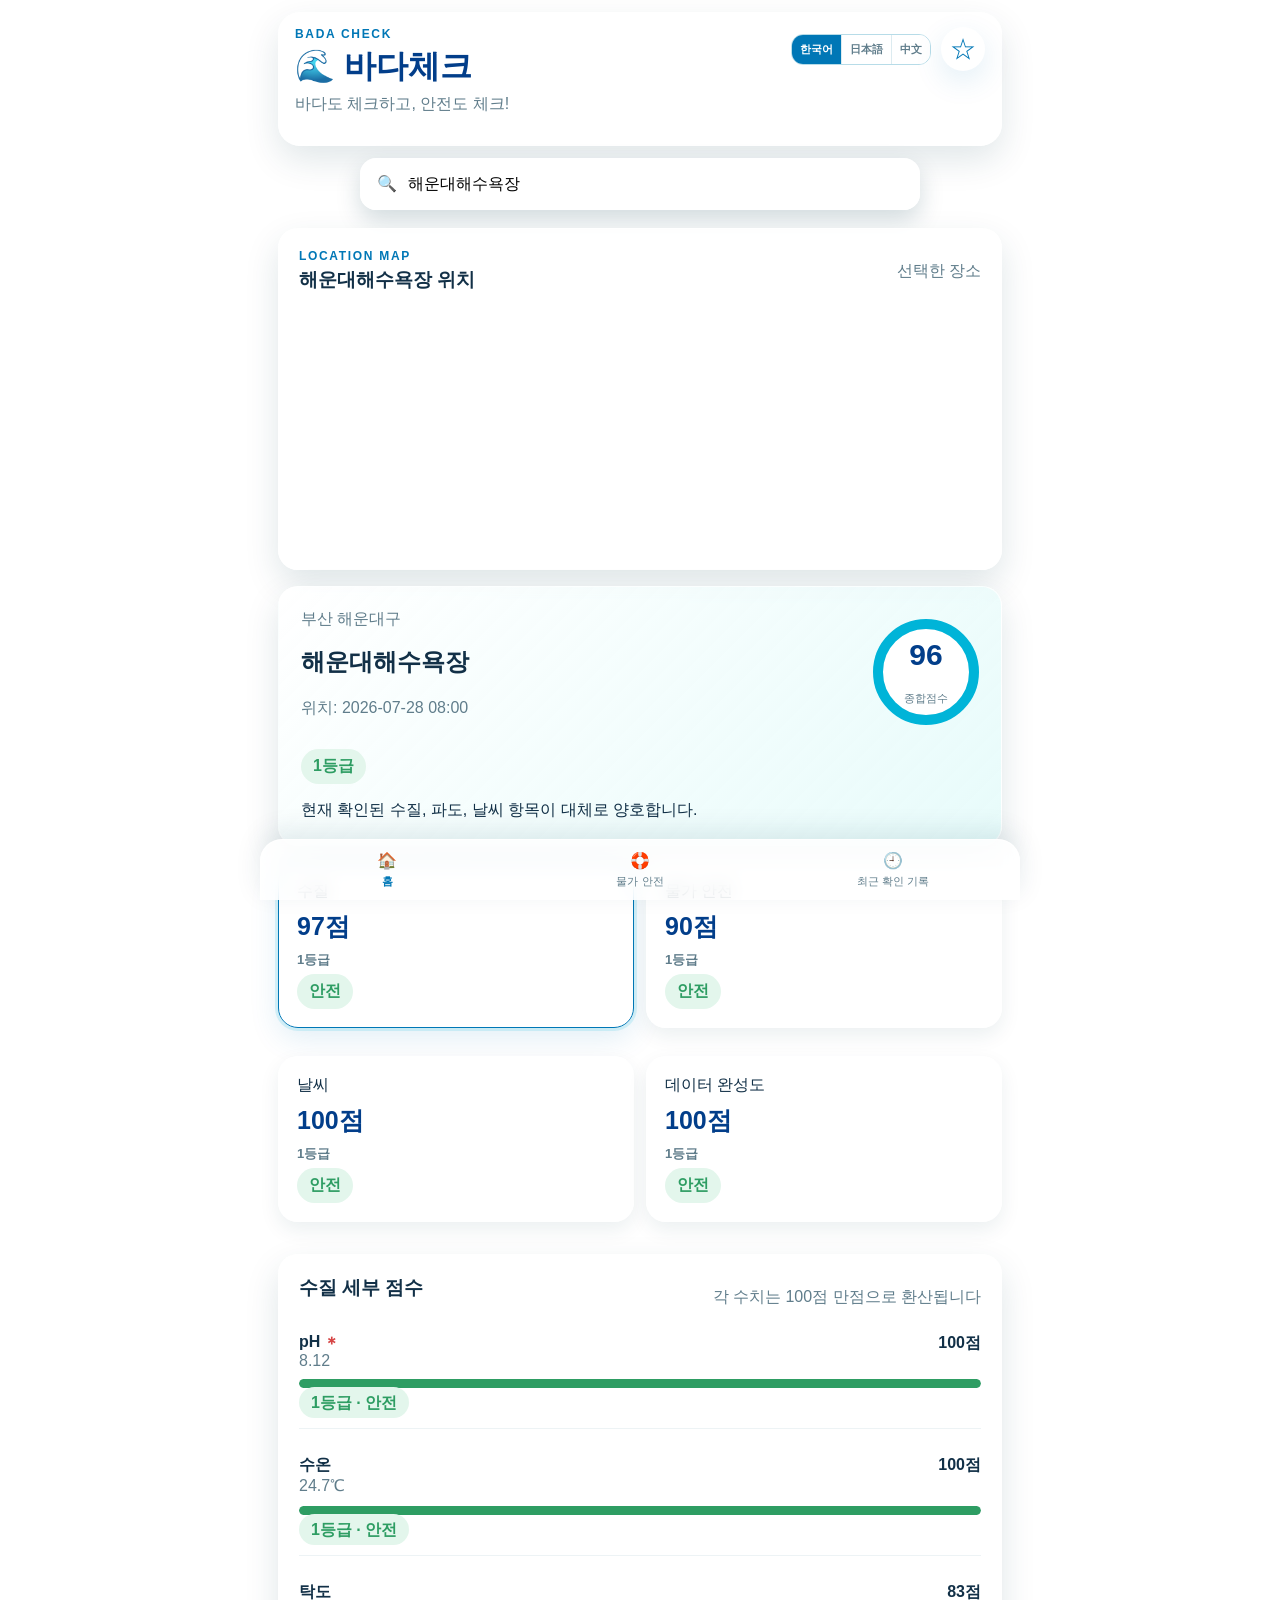
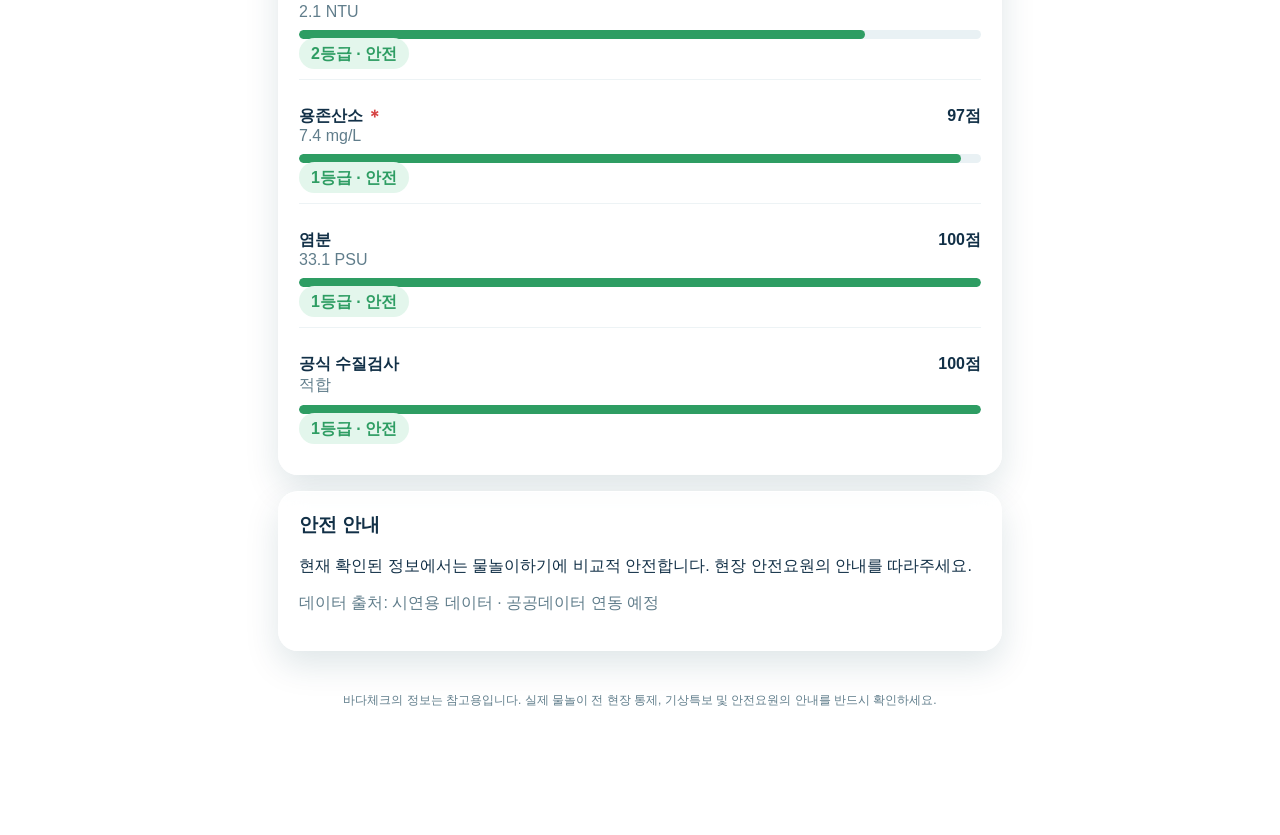
<file: index.html>
<!DOCTYPE html>
<html lang="ko">
<head>
  <meta charset="UTF-8" />
  <meta name="viewport" content="width=device-width, initial-scale=1.0" />
  <meta name="theme-color" content="#0077b6" />
  <title>바다체크 | 바다도 체크하고, 안전도 체크!</title>
  <link rel="stylesheet" href="css/style.css?v=20260729-15" />
</head>
<body>
  <div class="app-shell">
    <header class="app-header">
      <div>
        <p class="eyebrow">BADA CHECK</p>
        <h1 data-i18n="appName">🌊 바다체크</h1>
        <p class="tagline" data-i18n="tagline">바다도 체크하고, 안전도 체크!</p>
      </div>
      <div class="header-actions"><div class="language-switcher" role="group" aria-label="언어 선택"><button class="language-button active" data-language="ko">한국어</button><button class="language-button" data-language="ja">日本語</button><button class="language-button" data-language="zh">中文</button></div><button id="favoriteBtn" class="icon-button" aria-label="즐겨찾기">☆</button></div>
    </header>

    <main>
      <section id="homeView" class="view active">
        <div class="notice" data-i18n="notice">현재 화면에는 시연용 데이터가 포함되어 있습니다.</div>

        <section class="search-section card">
          <label for="beachSearch" data-i18n="searchLabel">가고 싶은 물놀이 장소를 검색하세요.</label>
          <div class="search-row">
            <input id="beachSearch" type="search" placeholder="예: 해운대해수욕장, 대천천 애기소" autocomplete="off" />
            <button id="locationBtn" class="secondary-button" data-i18n="nearby">내 주변</button>
          </div>
          <div id="autocomplete" class="autocomplete hidden"></div>
        </section>

        <section class="map-card card" aria-label="선택한 장소의 지도 위치">
          <div class="section-title-row">
            <div>
              <p class="eyebrow">LOCATION MAP</p>
              <h3 id="mapLocationName">해운대해수욕장 위치</h3>
            </div>
            <span class="muted" data-i18n="selectedPlace">선택한 장소</span>
          </div>
          <iframe id="locationMap" title="선택한 장소 지도" loading="lazy"></iframe>
        </section>

        <section class="hero-card">
          <div>
            <p id="beachLocation" class="muted"></p>
            <h2 id="beachName"></h2>
            <p id="updatedAt" class="muted"></p>
          </div>
          <div class="score-ring" id="overallScoreRing">
            <strong id="overallScore">-</strong>
            <span data-i18n="overallScore">종합점수</span>
          </div>
          <div id="overallGrade" class="grade-pill">-</div>
          <p id="overallReason" class="reason"></p>
        </section>

        <section class="category-grid" id="categoryGrid"></section>

        <section class="card">
          <div class="section-title-row">
            <h3 id="metricTitle">수질 세부 점수</h3>
            <span id="metricHint" class="muted">카드를 눌러 세부 수치를 확인하세요</span>
          </div>
          <div id="metricGrid" class="metric-grid"></div>
        </section>

        <section class="card">
          <h3 data-i18n="safetyGuide">안전 안내</h3>
          <p id="actionGuide"></p>
          <p class="source" id="dataSource"></p>
        </section>

      <section id="historyView" class="view">
        <h2 data-i18n="history">최근 확인 기록</h2>
        <div id="historyList" class="history-list"></div>
      </section>
    </main>

    <nav class="bottom-nav">
      <button class="nav-button active" data-target="homeView">🏠<span data-i18n="home">홈</span></button>
      <button class="nav-button" data-target="homeView">🛟<span data-i18n="waterSafety">바다 안전</span></button>
      <button class="nav-button" data-target="historyView">🕘<span data-i18n="history">기록</span></button>
    </nav>

    <footer>
      <span data-i18n="footer">바다체크의 정보는 참고용입니다. 실제 물놀이 전 현장 통제, 기상특보 및 안전요원의 안내를 반드시 확인하세요.</span>
    </footer>
  </div>

  <script src="js/data.js?v=20260729-13"></script>
  <script src="js/scoring.js?v=20260729-13"></script>
  <script src="js/app.js?v=20260729-15"></script>
</body>
</html>
</file>
<file: css/style.css>
:root {
  --blue: #0077b6;
  --deep-blue: #023e8a;
  --cyan: #00b4d8;
  --mint: #48cae4;
  --bg: #eefaff;
  --text: #123047;
  --muted: #607d8b;
  --card: #ffffff;
  --safe: #2e9d63;
  --caution: #e0a800;
  --danger: #f07b22;
  --critical: #d64545;
  --shadow: 0 10px 30px rgba(0, 119, 182, 0.12);
}
* { box-sizing: border-box; }
body { margin: 0; background: linear-gradient(180deg, #dff7ff 0%, var(--bg) 260px); color: var(--text); font-family: Arial, "Noto Sans KR", sans-serif; }
button, input { font: inherit; }
button { cursor: pointer; }
.app-shell { width: min(100%, 760px); min-height: 100vh; margin: 0 auto; padding: 20px 18px 110px; }
.app-header { display: flex; justify-content: space-between; align-items: flex-start; margin-bottom: 18px; }
h1, h2, h3, p { margin-top: 0; }
h1 { margin-bottom: 5px; color: var(--deep-blue); }
.eyebrow { margin-bottom: 4px; color: var(--blue); font-size: 12px; font-weight: 800; letter-spacing: 0.14em; }
.tagline, .muted, .source { color: var(--muted); }
.icon-button { width: 44px; height: 44px; border: 0; border-radius: 50%; background: white; color: var(--blue); font-size: 26px; box-shadow: var(--shadow); }
.notice { margin-bottom: 14px; padding: 10px 14px; border: 1px solid #9ddded; border-radius: 12px; background: #f3fdff; color: #166078; font-size: 14px; }
.card, .hero-card, .status-card { background: var(--card); border-radius: 20px; box-shadow: var(--shadow); }
.card { padding: 20px; margin-bottom: 16px; }
.map-card { overflow: hidden; }
.map-card h3 { margin-bottom: 0; }
#locationMap { display: block; width: calc(100% + 40px); height: 260px; margin: 16px -20px -20px; border: 0; }
.search-section label { display: block; margin-bottom: 10px; font-weight: 800; }
.search-row { display: flex; gap: 8px; }
.search-row input { min-width: 0; flex: 1; padding: 14px; border: 1px solid #b7dce8; border-radius: 14px; outline: none; }
.search-row input:focus { border-color: var(--cyan); box-shadow: 0 0 0 3px rgba(0, 180, 216, .12); }
.primary-button, .secondary-button, .enter-button, .exit-button { border: 0; border-radius: 14px; padding: 13px 16px; font-weight: 800; }
.primary-button, .enter-button { background: var(--blue); color: white; }
.secondary-button { background: #e1f5fb; color: var(--deep-blue); }
.exit-button { background: #ff6b6b; color: white; }
.full-width { width: 100%; }
.autocomplete { position: absolute; z-index: 20; width: calc(100% - 40px); margin-top: 8px; overflow: hidden; border-radius: 14px; background: white; box-shadow: var(--shadow); }
.autocomplete button { display: block; width: 100%; padding: 13px 15px; border: 0; border-bottom: 1px solid #edf4f6; background: white; text-align: left; }
.hidden { display: none; }
.hero-card { display: grid; grid-template-columns: 1fr auto; gap: 14px; align-items: center; padding: 22px; margin-bottom: 16px; background: linear-gradient(135deg, #fff, #e3f9ff); }
.score-ring { display: grid; place-items: center; width: 106px; height: 106px; border: 10px solid var(--cyan); border-radius: 50%; background: white; }
.score-ring strong { font-size: 30px; color: var(--deep-blue); }
.score-ring span { font-size: 11px; color: var(--muted); }
.grade-pill { width: fit-content; padding: 7px 12px; border-radius: 999px; font-weight: 800; }
.reason { grid-column: 1 / -1; margin: 0; line-height: 1.55; }
.category-grid, .status-grid { display: grid; grid-template-columns: repeat(2, 1fr); gap: 12px; margin-bottom: 16px; }
.category-card, .status-card { padding: 18px; }
.category-card { width: 100%; border: 2px solid transparent; color: var(--text); text-align: left; }
.category-card.active { border-color: var(--blue); box-shadow: 0 0 0 3px rgba(0, 180, 216, .14), var(--shadow); }
.category-card .grade-level { display: block; margin-top: 8px; color: var(--muted); font-size: 13px; font-weight: 800; }
.category-card .grade-status { display: inline-block; margin-top: 5px; }
.category-card strong, .status-card strong { display: block; margin-top: 8px; color: var(--deep-blue); font-size: 25px; }
.section-title-row { display: flex; justify-content: space-between; align-items: center; gap: 12px; }
.metric-grid { display: grid; gap: 12px; }
.metric-card { padding: 14px 0; border-bottom: 1px solid #edf3f5; }
.metric-card:last-child { border-bottom: 0; }
.metric-top { display: flex; justify-content: space-between; gap: 10px; }
.metric-value { font-weight: 800; }
.term-help { margin-left: 3px; padding: 0; border: 0; background: transparent; color: #d64545; font-size: 17px; font-weight: 900; line-height: 1; vertical-align: middle; }
.term-definition { margin: 10px 0 0; padding: 10px 12px; border-left: 4px solid #d64545; border-radius: 8px; background: #fff1f1; color: #7d3030; font-size: 13px; line-height: 1.55; }
.progress { height: 9px; margin: 9px 0 5px; overflow: hidden; border-radius: 999px; background: #e9f1f4; }
.progress span { display: block; height: 100%; border-radius: inherit; }
.quick-shower { display: flex; justify-content: space-between; align-items: center; gap: 15px; }
.live-badge { color: var(--safe); font-weight: 800; font-size: 13px; }
.waiting-card { text-align: center; }
#estimatedTime { display: block; margin: 8px 0 14px; color: var(--deep-blue); font-size: 38px; }
.button-group { display: grid; grid-template-columns: 1fr 1fr; gap: 12px; margin-bottom: 12px; }
.button-group button { min-height: 62px; font-size: 20px; }
.message { min-height: 24px; text-align: center; color: var(--blue); font-weight: 800; }
.history-item { display: flex; justify-content: space-between; align-items: center; padding: 16px; margin-bottom: 10px; border-radius: 15px; background: white; box-shadow: var(--shadow); }
.bottom-nav { position: fixed; z-index: 50; left: 50%; bottom: 0; display: grid; grid-template-columns: repeat(3, 1fr); width: min(100%, 760px); transform: translateX(-50%); border-top: 1px solid #dcebf0; background: rgba(255,255,255,.96); backdrop-filter: blur(10px); }
.nav-button { padding: 11px 4px; border: 0; background: transparent; color: var(--muted); }
.nav-button span { display: block; margin-top: 4px; font-size: 11px; }
.nav-button.active { color: var(--blue); font-weight: 800; }
.view { display: none; }
.view.active { display: block; }
footer { margin-top: 24px; padding: 16px; color: var(--muted); font-size: 12px; line-height: 1.5; text-align: center; }
.safe { background: #e3f6ec; color: var(--safe); }
.caution { background: #fff5cc; color: #9a7300; }
.danger { background: #fff0e4; color: var(--danger); }
.critical { background: #ffe8e8; color: var(--critical); }
@media (max-width: 560px) {
  .app-shell { padding-inline: 14px; }
  .hero-card { grid-template-columns: 1fr; }
  .score-ring { width: 92px; height: 92px; }
  .category-grid, .status-grid { grid-template-columns: 1fr 1fr; }
  #locationMap { height: 220px; }
  .quick-shower { align-items: stretch; flex-direction: column; }
}


.header-actions { display: flex; align-items: center; gap: 10px; }
.language-switcher { display: flex; overflow: hidden; border: 1px solid #b7dce8; border-radius: 12px; background: white; }
.language-button { padding: 7px 8px; border: 0; border-right: 1px solid #dcebf0; background: white; color: var(--muted); font-size: 11px; font-weight: 800; }
.language-button:last-child { border-right: 0; }
.language-button.active { background: var(--blue); color: white; }
@media (max-width: 420px) { .app-header { gap: 8px; } .header-actions { gap: 6px; } .language-button { padding: 6px 5px; font-size: 10px; } }


/* 선택한 장소에 맞춰 달라지는 배경 */
body { background-attachment: fixed; background-size: cover; background-position: center; transition: background .35s ease; }
body[data-water-place="gwangalli"], body[data-water-place="haeundae"], body[data-water-place="songjeong"], body[data-water-place="songdo"], body[data-water-place="dadaepo"] { background-image: linear-gradient(rgba(232,250,255,.82),rgba(238,250,255,.9)), url("https://giftedu42-commits.github.io/ocean-/assets/gwangalli-night.png"); }
body[data-water-place="jangsan-valley"], body[data-water-place="unsusa-valley"], body[data-water-place="daecheon-aegiso"] { background-image: linear-gradient(rgba(235,251,244,.84),rgba(243,253,249,.92)), url("https://images.unsplash.com/photo-1439853949127-fa647821eba0?auto=format&fit=crop&w=1600&q=80"); }
body[data-water-place="nakdong-hwamyeong"], body[data-water-place="nakdong-samnak"], body[data-water-place="suyeong-river"], body[data-water-place="oncheoncheon"], body[data-water-place="seokdaecheon"], body[data-water-place="daecheon-stream"], body[data-water-place="jwagwangcheon"], body[data-water-place="samnakcheon"], body[data-water-place="chuncheon"], body[data-water-place="dongcheon"], body[data-water-place="hoedong-reservoir"] { background-image: linear-gradient(rgba(235,248,250,.84),rgba(242,252,249,.92)), url("https://images.unsplash.com/photo-1432405972618-c60b0225b8f9?auto=format&fit=crop&w=1600&q=80"); }


/* 자연 배경과 어울리는 통일 카드 테마 */
body { min-height:100vh; }
body::before { content:""; position:fixed; inset:0; z-index:-1; background:linear-gradient(180deg,rgba(8,46,68,.12),rgba(235,250,251,.46) 42%,rgba(235,250,251,.88)); pointer-events:none; }
.app-shell { position:relative; }
.app-header { padding:14px 16px; border:1px solid rgba(255,255,255,.62); border-radius:22px; background:rgba(255,255,255,.58); backdrop-filter:blur(15px); box-shadow:0 14px 35px rgba(3,56,76,.12); }
.app-header h1 { text-shadow:0 1px 0 rgba(255,255,255,.7); }
.card,.hero-card,.status-card,.history-item { border:1px solid rgba(255,255,255,.74); background:rgba(255,255,255,.78); backdrop-filter:blur(14px); box-shadow:0 14px 34px rgba(4,60,81,.13); }
.hero-card { background:linear-gradient(135deg,rgba(255,255,255,.88),rgba(222,250,249,.70)); }
.search-section,.map-card { border-color:rgba(255,255,255,.75); }
.search-row input,.autocomplete { background:rgba(255,255,255,.90); backdrop-filter:blur(12px); }
.category-card { background:rgba(255,255,255,.76); box-shadow:0 8px 20px rgba(4,60,81,.08); }
.category-card:hover { transform:translateY(-2px); }
.bottom-nav { border:1px solid rgba(255,255,255,.72); border-bottom:0; border-radius:22px 22px 0 0; background:rgba(255,255,255,.82); box-shadow:0 -8px 26px rgba(4,60,81,.10); }
body[data-water-place="jangsan-valley"] .hero-card,body[data-water-place="unsusa-valley"] .hero-card,body[data-water-place="daecheon-aegiso"] .hero-card { background:linear-gradient(135deg,rgba(250,255,251,.90),rgba(215,246,229,.72)); }
body[data-water-place="nakdong-hwamyeong"] .hero-card,body[data-water-place="nakdong-samnak"] .hero-card,body[data-water-place="suyeong-river"] .hero-card,body[data-water-place="oncheoncheon"] .hero-card { background:linear-gradient(135deg,rgba(249,255,255,.90),rgba(214,241,241,.74)); }
@media (max-width:560px){.app-header{padding:12px;border-radius:18px}.card{padding:16px}.hero-card{padding:18px}.language-button{padding:6px 7px;font-size:10px}}


/* 장소별 실제 풍경 사진: 하늘색 배경 효과 제거 */
body::before { display:none; }
body { background-color:#f7fbfa; }
body[data-water-place="gwangalli"] { background-image:url("https://giftedu42-commits.github.io/ocean-/assets/gwangalli-night.png"); }
body[data-water-place="haeundae"] { background-image:url("https://giftedu42-commits.github.io/ocean-/assets/haeundae-beach.png"); }
body[data-water-place="songjeong"] { background-image:url("https://giftedu42-commits.github.io/ocean-/assets/songjeong-beach.png"); }
body[data-water-place="dadaepo"] { background-image:url("https://giftedu42-commits.github.io/ocean-/assets/dadaepo-sunset.png"); }
body[data-water-place="songdo"] { background-image:url("https://giftedu42-commits.github.io/ocean-/assets/songdo-cablecar.png"); }
body[data-water-place="gwangalli"],body[data-water-place="haeundae"],body[data-water-place="songjeong"],body[data-water-place="dadaepo"],body[data-water-place="songdo"] { background-color:#f7fbfa; background-position:center; background-size:cover; }


/* 통합 페이지: 동료 앱 배경을 그대로 보이게 하고 검색을 히어로형으로 배치 */
html,body { background:transparent !important; }
body { background-image:none !important; }
.app-shell { padding-top:12px; }
.notice { display:none; }
.search-section.card { margin:0 auto 18px; max-width:560px; padding:10px 0 16px; border:0; background:transparent; box-shadow:none; text-align:center; backdrop-filter:none; }
.search-section label { color:#073d4d; font-size:17px; text-shadow:0 1px 8px rgba(255,255,255,.9); }
.search-row { justify-content:center; }
.search-row input { min-height:54px; border:0; border-radius:18px; box-shadow:0 12px 28px rgba(2,48,62,.18); }
.secondary-button { border-radius:18px; box-shadow:0 10px 22px rgba(2,48,62,.14); }
.autocomplete { max-width:560px; left:50%; transform:translateX(-50%); width:calc(100% - 28px); text-align:left; }
.app-header { margin-bottom:12px; }


/* 검색창: 카드/내 주변 버튼 제거, 한 줄 검색 디자인 */
.search-section.card { background:transparent !important; border:0 !important; box-shadow:none !important; margin:0 auto 18px !important; max-width:560px; padding:0 !important; }
.search-section > label { display:none !important; }
.search-row { position:relative; display:block !important; }
.search-row::before { color:#0077b6; content:"⌕"; font-size:25px; font-weight:400; left:17px; line-height:1; position:absolute; top:14px; z-index:2; }
.search-row input { background:rgba(255,255,255,.96) !important; border:0 !important; border-radius:16px !important; box-shadow:0 10px 24px rgba(3,53,72,.18) !important; min-height:52px; padding:14px 18px 14px 48px !important; width:100%; }
#locationBtn { display:none !important; }


/* 실제 돋보기 아이콘과 장소별 배경 전환 */
.search-row::before { content:"🔍" !important; font-size:16px !important; top:18px !important; }
body[data-water-place="gwangalli"] { background-image:url("https://giftedu42-commits.github.io/ocean-/assets/gwangalli-night.png") !important; }
body[data-water-place="haeundae"] { background-image:url("https://giftedu42-commits.github.io/ocean-/assets/haeundae-beach.png") !important; }
body[data-water-place="songjeong"] { background-image:url("https://giftedu42-commits.github.io/ocean-/assets/songjeong-beach.png") !important; }
body[data-water-place="dadaepo"] { background-image:url("https://giftedu42-commits.github.io/ocean-/assets/dadaepo-sunset.png") !important; }
body[data-water-place="songdo"] { background-image:url("https://giftedu42-commits.github.io/ocean-/assets/songdo-cablecar.png") !important; }
body[data-water-place="jangsan-valley"],body[data-water-place="unsusa-valley"],body[data-water-place="daecheon-aegiso"] { background-image:url("https://images.unsplash.com/photo-1439853949127-fa647821eba0?auto=format&fit=crop&w=1600&q=80") !important; }
body[data-water-place="nakdong-hwamyeong"],body[data-water-place="nakdong-samnak"],body[data-water-place="suyeong-river"],body[data-water-place="oncheoncheon"],body[data-water-place="seokdaecheon"],body[data-water-place="daecheon-stream"],body[data-water-place="jwagwangcheon"],body[data-water-place="samnakcheon"],body[data-water-place="chuncheon"],body[data-water-place="dongcheon"],body[data-water-place="hoedong-reservoir"] { background-image:url("https://images.unsplash.com/photo-1432405972618-c60b0225b8f9?auto=format&fit=crop&w=1600&q=80") !important; }
body[data-water-place] { background-attachment:fixed !important; background-position:center !important; background-size:cover !important; }


/* 통합 화면에서는 바깥 배경 사진이 전체에 보이도록 안쪽 배경을 투명 처리 */
body[data-water-place] { background-image:none !important; background-color:transparent !important; }
.app-shell { background:transparent; }
</file>
